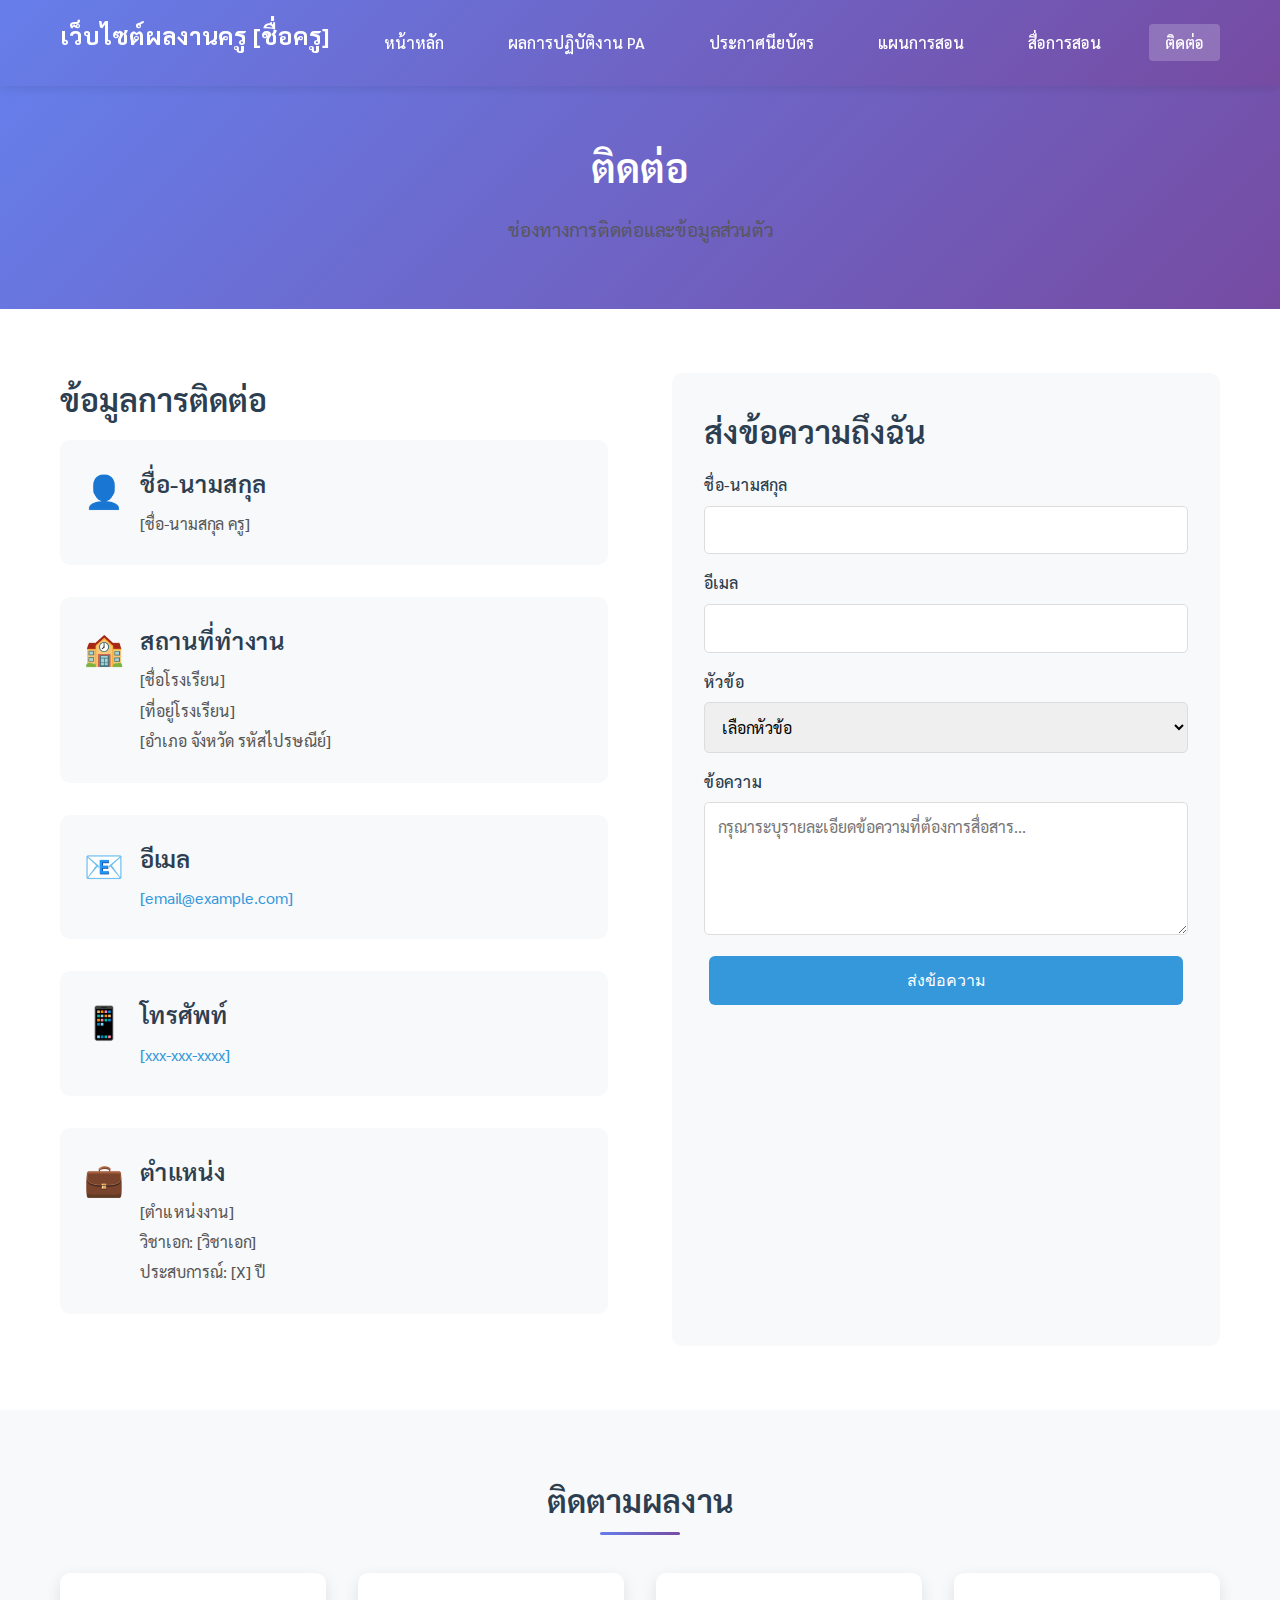
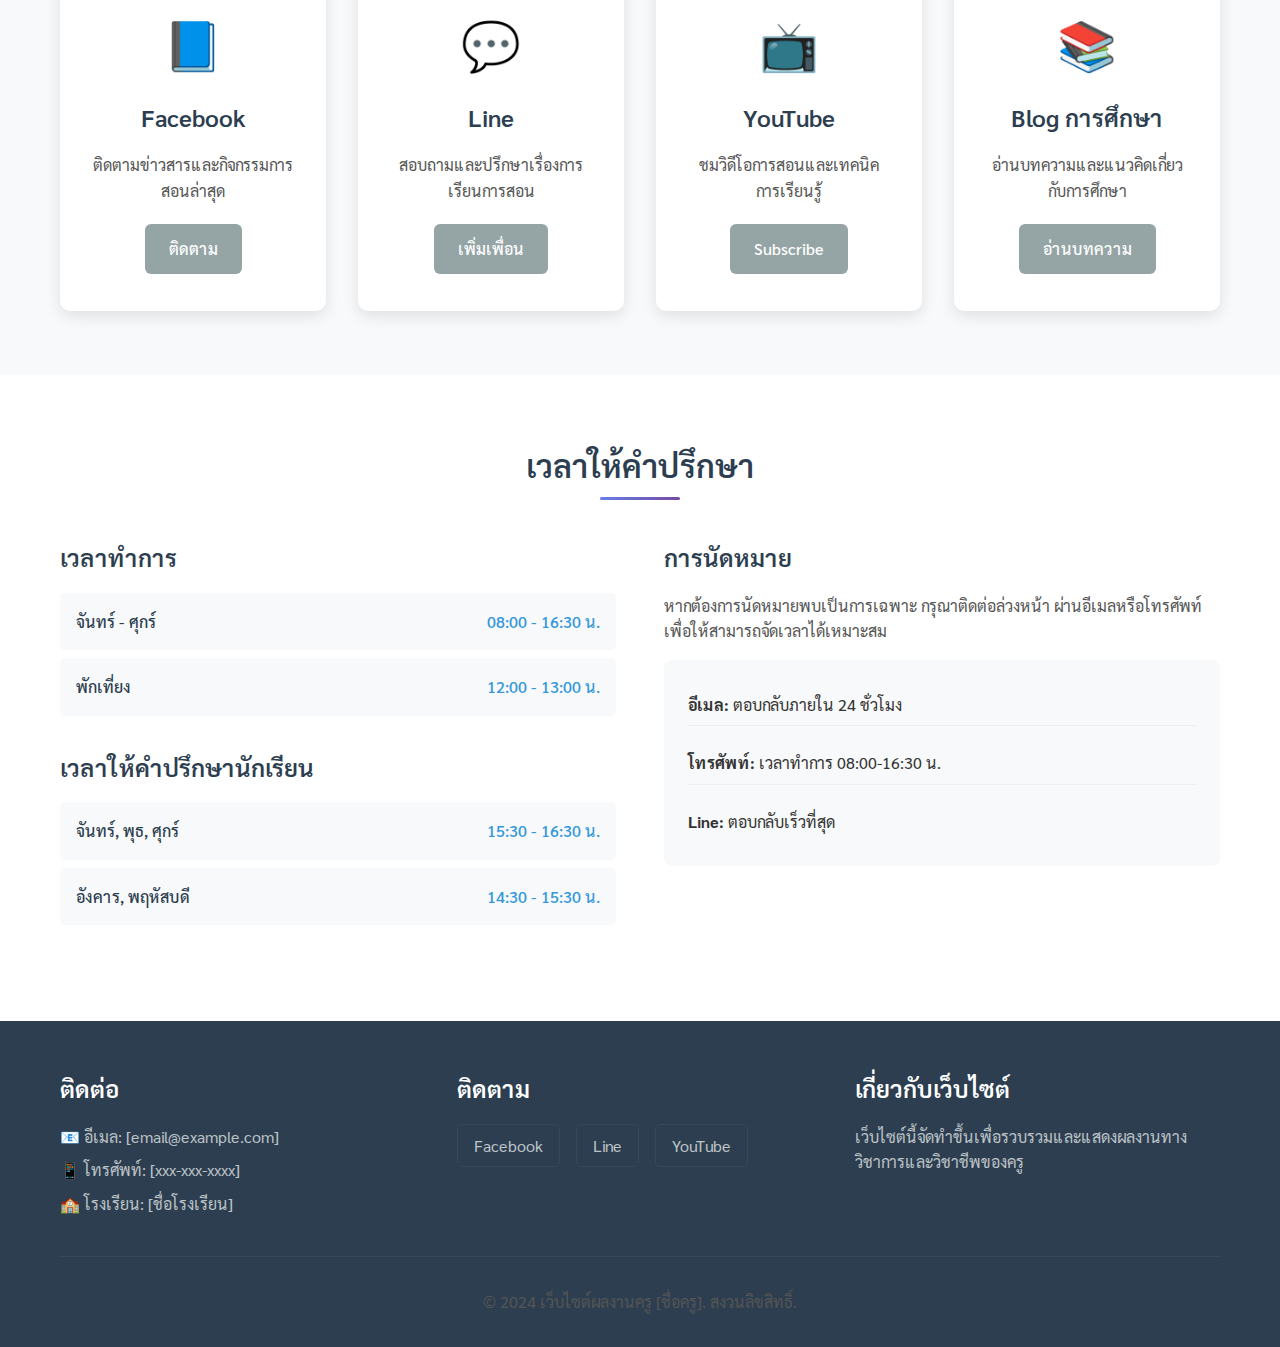
<file: contact.html>
<!DOCTYPE html>
<html lang="th">
<head>
    <meta charset="UTF-8">
    <meta name="viewport" content="width=device-width, initial-scale=1.0">
    <title>ติดต่อ - เว็บไซต์ผลงานครู [ชื่อครู]</title>
    <link rel="stylesheet" href="style.css">
    <link href="https://fonts.googleapis.com/css2?family=Sarabun:wght@300;400;500;600;700&display=swap" rel="stylesheet">
</head>
<body>
    <!-- Header Section -->
    <header class="header">
        <div class="container">
            <div class="header-content">
                <h1 class="site-title">เว็บไซต์ผลงานครู [ชื่อครู]</h1>
                <nav class="navigation">
                    <ul class="nav-menu">
                        <li><a href="index.html" class="nav-link">หน้าหลัก</a></li>
                        <li><a href="pa.html" class="nav-link">ผลการปฏิบัติงาน PA</a></li>
                        <li><a href="certificates.html" class="nav-link">ประกาศนียบัตร</a></li>
                        <li><a href="lesson_plans.html" class="nav-link">แผนการสอน</a></li>
                        <li><a href="teaching_materials.html" class="nav-link">สื่อการสอน</a></li>
                        <li><a href="contact.html" class="nav-link active">ติดต่อ</a></li>
                    </ul>
                    <div class="hamburger">
                        <span></span>
                        <span></span>
                        <span></span>
                    </div>
                </nav>
            </div>
        </div>
    </header>

    <!-- Page Header -->
    <section class="page-header">
        <div class="container">
            <h1 class="page-title">ติดต่อ</h1>
            <p class="page-subtitle">ช่องทางการติดต่อและข้อมูลส่วนตัว</p>
        </div>
    </section>

    <!-- Contact Information -->
    <section class="contact-info">
        <div class="container">
            <div class="contact-content">
                <div class="contact-details">
                    <h2>ข้อมูลการติดต่อ</h2>
                    <div class="contact-item">
                        <div class="contact-icon">👤</div>
                        <div class="contact-text">
                            <h3>ชื่อ-นามสกุล</h3>
                            <p>[ชื่อ-นามสกุล ครู]</p>
                        </div>
                    </div>
                    
                    <div class="contact-item">
                        <div class="contact-icon">🏫</div>
                        <div class="contact-text">
                            <h3>สถานที่ทำงาน</h3>
                            <p>[ชื่อโรงเรียน]</p>
                            <p>[ที่อยู่โรงเรียน]</p>
                            <p>[อำเภอ จังหวัด รหัสไปรษณีย์]</p>
                        </div>
                    </div>
                    
                    <div class="contact-item">
                        <div class="contact-icon">📧</div>
                        <div class="contact-text">
                            <h3>อีเมล</h3>
                            <p><a href="mailto:[email@example.com]">[email@example.com]</a></p>
                        </div>
                    </div>
                    
                    <div class="contact-item">
                        <div class="contact-icon">📱</div>
                        <div class="contact-text">
                            <h3>โทรศัพท์</h3>
                            <p><a href="tel:[xxx-xxx-xxxx]">[xxx-xxx-xxxx]</a></p>
                        </div>
                    </div>
                    
                    <div class="contact-item">
                        <div class="contact-icon">💼</div>
                        <div class="contact-text">
                            <h3>ตำแหน่ง</h3>
                            <p>[ตำแหน่งงาน]</p>
                            <p>วิชาเอก: [วิชาเอก]</p>
                            <p>ประสบการณ์: [X] ปี</p>
                        </div>
                    </div>
                </div>
                
                <div class="contact-form">
                    <h2>ส่งข้อความถึงฉัน</h2>
                    <form class="message-form">
                        <div class="form-group">
                            <label for="name">ชื่อ-นามสกุล</label>
                            <input type="text" id="name" name="name" required>
                        </div>
                        
                        <div class="form-group">
                            <label for="email">อีเมล</label>
                            <input type="email" id="email" name="email" required>
                        </div>
                        
                        <div class="form-group">
                            <label for="subject">หัวข้อ</label>
                            <select id="subject" name="subject" required>
                                <option value="">เลือกหัวข้อ</option>
                                <option value="collaboration">ความร่วมมือทางวิชาการ</option>
                                <option value="materials">ขอสื่อการสอน</option>
                                <option value="consultation">ปรึกษาการสอน</option>
                                <option value="training">เชิญเป็นวิทยากร</option>
                                <option value="other">อื่นๆ</option>
                            </select>
                        </div>
                        
                        <div class="form-group">
                            <label for="message">ข้อความ</label>
                            <textarea id="message" name="message" rows="5" required placeholder="กรุณาระบุรายละเอียดข้อความที่ต้องการสื่อสาร..."></textarea>
                        </div>
                        
                        <button type="submit" class="btn btn-primary">ส่งข้อความ</button>
                    </form>
                </div>
            </div>
        </div>
    </section>

    <!-- Social Media and Links -->
    <section class="social-media">
        <div class="container">
            <h2 class="section-title">ติดตามผลงาน</h2>
            <div class="social-links-grid">
                <div class="social-card">
                    <div class="social-icon">📘</div>
                    <h3>Facebook</h3>
                    <p>ติดตามข่าวสารและกิจกรรมการสอนล่าสุด</p>
                    <a href="#" class="btn btn-secondary">ติดตาม</a>
                </div>
                
                <div class="social-card">
                    <div class="social-icon">💬</div>
                    <h3>Line</h3>
                    <p>สอบถามและปรึกษาเรื่องการเรียนการสอน</p>
                    <a href="#" class="btn btn-secondary">เพิ่มเพื่อน</a>
                </div>
                
                <div class="social-card">
                    <div class="social-icon">📺</div>
                    <h3>YouTube</h3>
                    <p>ชมวิดีโอการสอนและเทคนิคการเรียนรู้</p>
                    <a href="#" class="btn btn-secondary">Subscribe</a>
                </div>
                
                <div class="social-card">
                    <div class="social-icon">📚</div>
                    <h3>Blog การศึกษา</h3>
                    <p>อ่านบทความและแนวคิดเกี่ยวกับการศึกษา</p>
                    <a href="#" class="btn btn-secondary">อ่านบทความ</a>
                </div>
            </div>
        </div>
    </section>

    <!-- Office Hours -->
    <section class="office-hours">
        <div class="container">
            <h2 class="section-title">เวลาให้คำปรึกษา</h2>
            <div class="hours-content">
                <div class="hours-info">
                    <h3>เวลาทำการ</h3>
                    <div class="schedule">
                        <div class="schedule-item">
                            <span class="day">จันทร์ - ศุกร์</span>
                            <span class="time">08:00 - 16:30 น.</span>
                        </div>
                        <div class="schedule-item">
                            <span class="day">พักเที่ยง</span>
                            <span class="time">12:00 - 13:00 น.</span>
                        </div>
                    </div>
                    
                    <h3>เวลาให้คำปรึกษานักเรียน</h3>
                    <div class="schedule">
                        <div class="schedule-item">
                            <span class="day">จันทร์, พุธ, ศุกร์</span>
                            <span class="time">15:30 - 16:30 น.</span>
                        </div>
                        <div class="schedule-item">
                            <span class="day">อังคาร, พฤหัสบดี</span>
                            <span class="time">14:30 - 15:30 น.</span>
                        </div>
                    </div>
                </div>
                
                <div class="appointment-info">
                    <h3>การนัดหมาย</h3>
                    <p>
                        หากต้องการนัดหมายพบเป็นการเฉพาะ กรุณาติดต่อล่วงหน้า 
                        ผ่านอีเมลหรือโทรศัพท์ เพื่อให้สามารถจัดเวลาได้เหมาะสม
                    </p>
                    
                    <div class="contact-methods">
                        <div class="method">
                            <strong>อีเมล:</strong> ตอบกลับภายใน 24 ชั่วโมง
                        </div>
                        <div class="method">
                            <strong>โทรศัพท์:</strong> เวลาทำการ 08:00-16:30 น.
                        </div>
                        <div class="method">
                            <strong>Line:</strong> ตอบกลับเร็วที่สุด
                        </div>
                    </div>
                </div>
            </div>
        </div>
    </section>

    <!-- Footer Section -->
    <footer class="footer">
        <div class="container">
            <div class="footer-content">
                <div class="footer-section">
                    <h3>ติดต่อ</h3>
                    <p>📧 อีเมล: [email@example.com]</p>
                    <p>📱 โทรศัพท์: [xxx-xxx-xxxx]</p>
                    <p>🏫 โรงเรียน: [ชื่อโรงเรียน]</p>
                </div>
                <div class="footer-section">
                    <h3>ติดตาม</h3>
                    <div class="social-links">
                        <a href="#" class="social-link">Facebook</a>
                        <a href="#" class="social-link">Line</a>
                        <a href="#" class="social-link">YouTube</a>
                    </div>
                </div>
                <div class="footer-section">
                    <h3>เกี่ยวกับเว็บไซต์</h3>
                    <p>เว็บไซต์นี้จัดทำขึ้นเพื่อรวบรวมและแสดงผลงานทางวิชาการและวิชาชีพของครู</p>
                </div>
            </div>
            <div class="footer-bottom">
                <p>&copy; 2024 เว็บไซต์ผลงานครู [ชื่อครู]. สงวนลิขสิทธิ์.</p>
            </div>
        </div>
    </footer>

    <script>
        // Mobile menu toggle
        const hamburger = document.querySelector('.hamburger');
        const navMenu = document.querySelector('.nav-menu');

        hamburger.addEventListener('click', () => {
            hamburger.classList.toggle('active');
            navMenu.classList.toggle('active');
        });

        // Close mobile menu when clicking on a link
        document.querySelectorAll('.nav-link').forEach(n => n.addEventListener('click', () => {
            hamburger.classList.remove('active');
            navMenu.classList.remove('active');
        }));

        // Contact form submission
        document.querySelector('.message-form').addEventListener('submit', function(e) {
            e.preventDefault();
            alert('ขอบคุณสำหรับข้อความ! ฉันจะติดต่อกลับโดยเร็วที่สุด');
            this.reset();
        });
    </script>
</body>
</html>
</file>
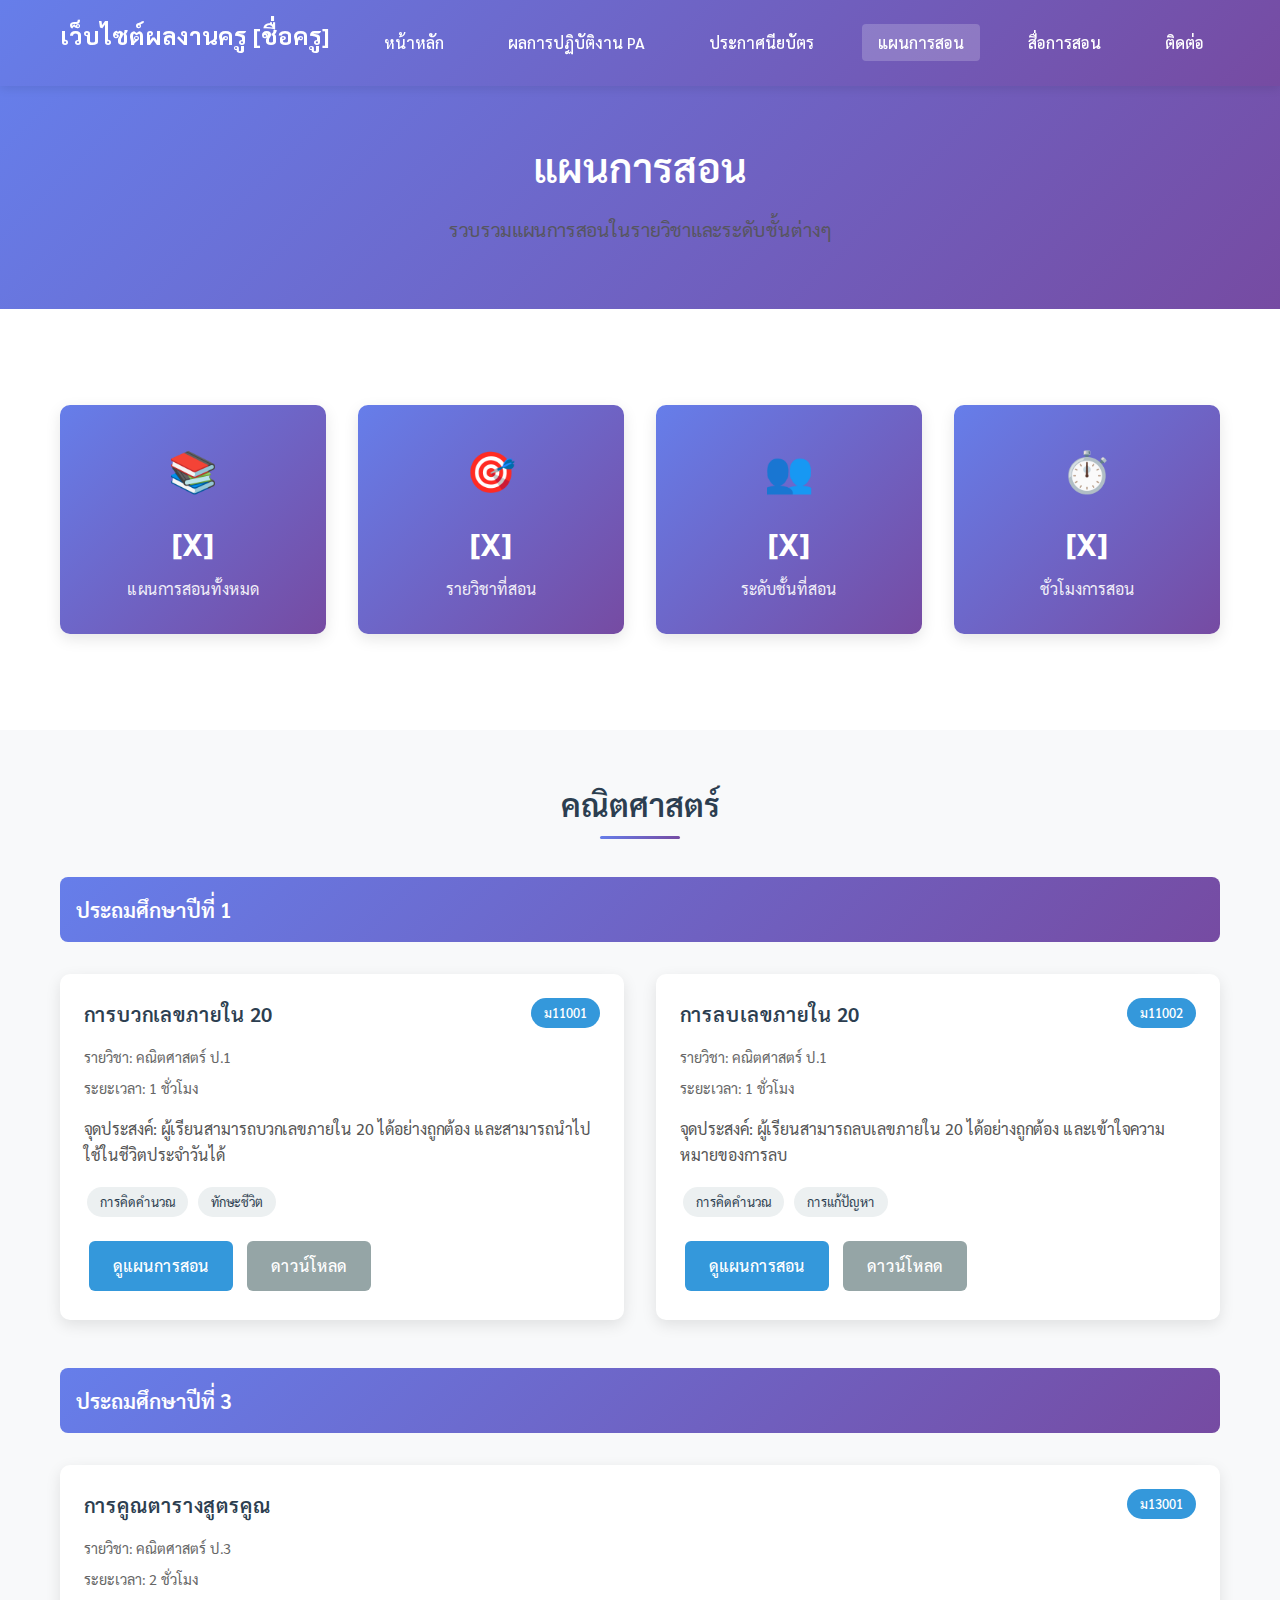
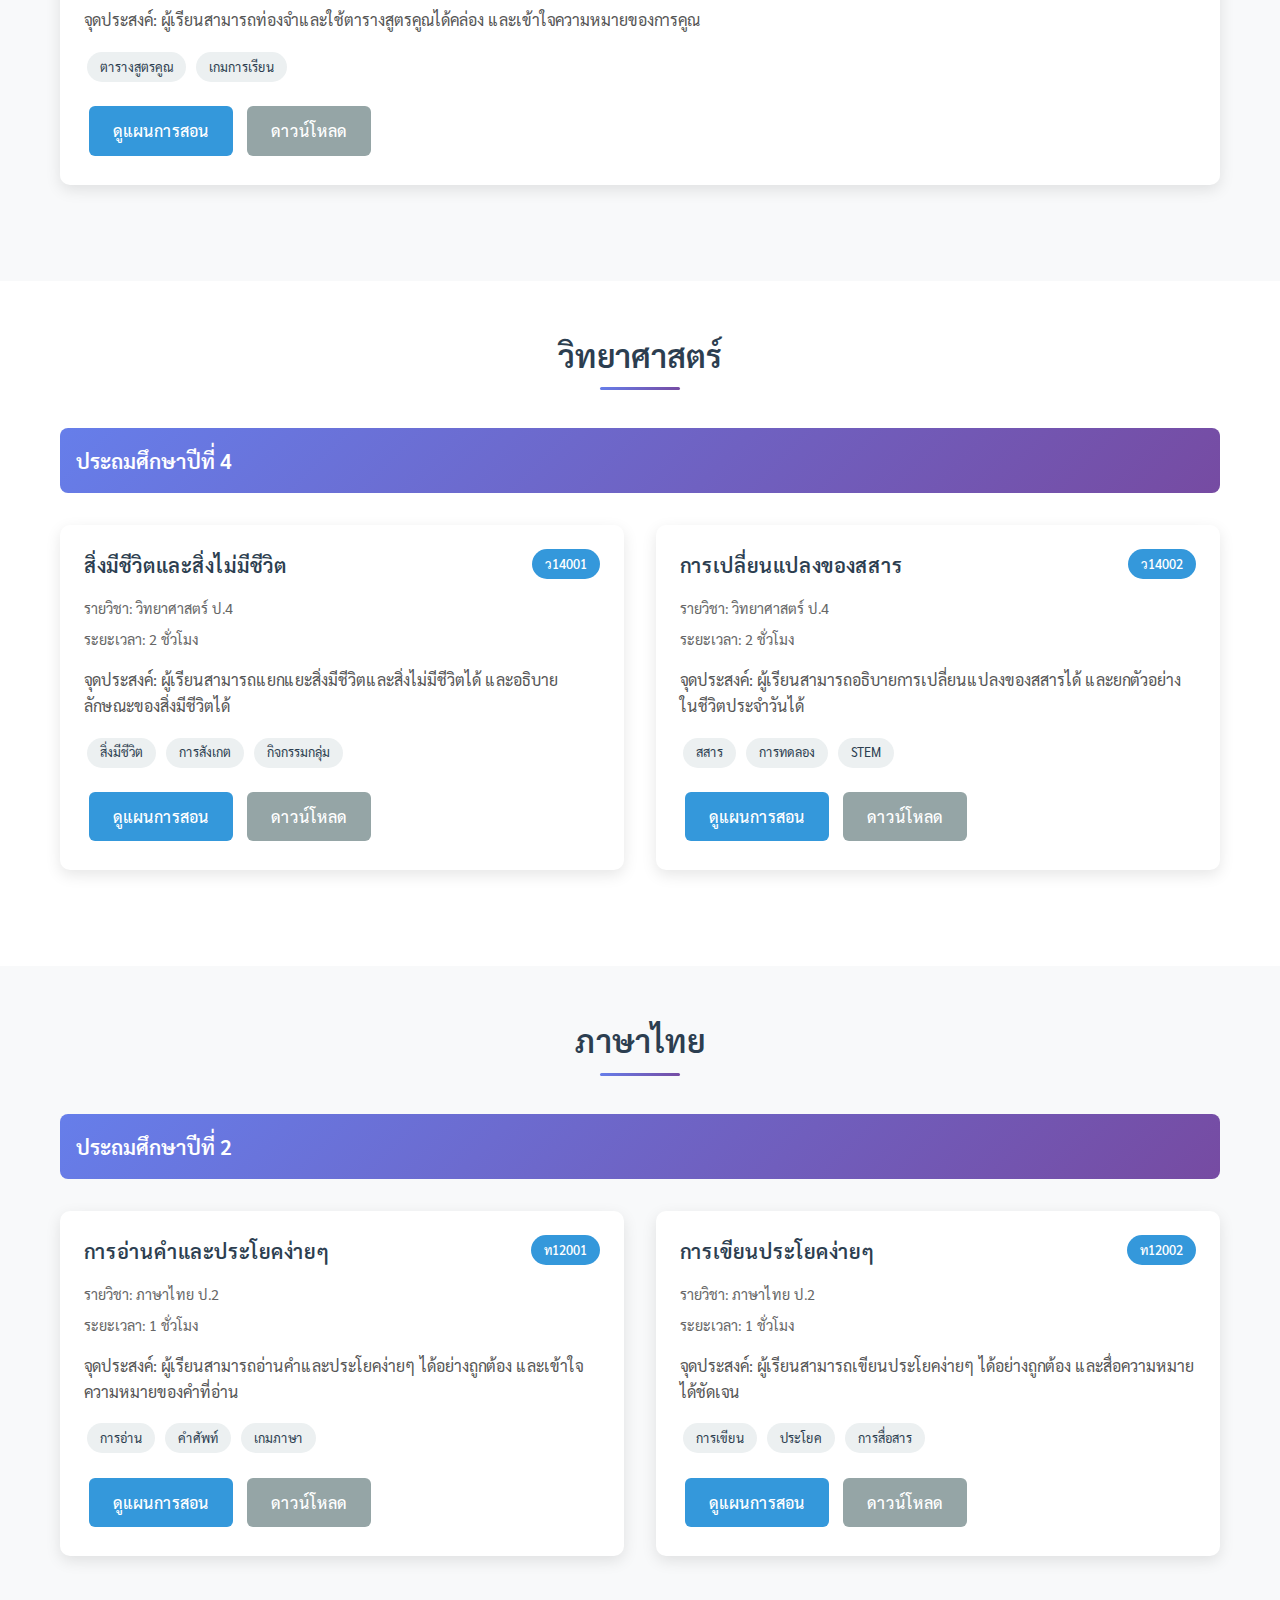
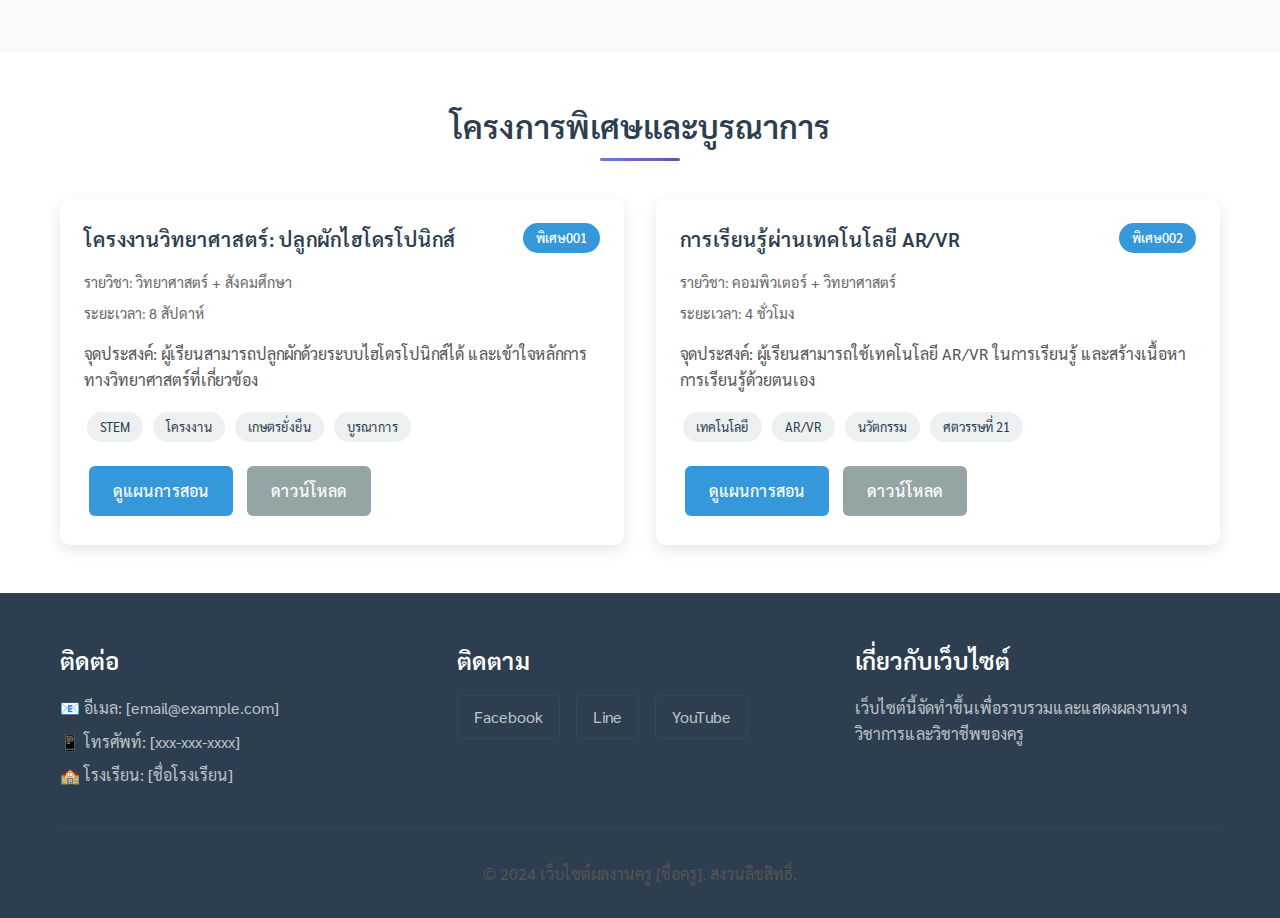
<file: lesson_plans.html>
<!DOCTYPE html>
<html lang="th">
<head>
    <meta charset="UTF-8">
    <meta name="viewport" content="width=device-width, initial-scale=1.0">
    <title>แผนการสอน - เว็บไซต์ผลงานครู [ชื่อครู]</title>
    <link rel="stylesheet" href="style.css">
    <link href="https://fonts.googleapis.com/css2?family=Sarabun:wght@300;400;500;600;700&display=swap" rel="stylesheet">
</head>
<body>
    <!-- Header Section -->
    <header class="header">
        <div class="container">
            <div class="header-content">
                <h1 class="site-title">เว็บไซต์ผลงานครู [ชื่อครู]</h1>
                <nav class="navigation">
                    <ul class="nav-menu">
                        <li><a href="index.html" class="nav-link">หน้าหลัก</a></li>
                        <li><a href="pa.html" class="nav-link">ผลการปฏิบัติงาน PA</a></li>
                        <li><a href="certificates.html" class="nav-link">ประกาศนียบัตร</a></li>
                        <li><a href="lesson_plans.html" class="nav-link active">แผนการสอน</a></li>
                        <li><a href="teaching_materials.html" class="nav-link">สื่อการสอน</a></li>
                        <li><a href="contact.html" class="nav-link">ติดต่อ</a></li>
                    </ul>
                    <div class="hamburger">
                        <span></span>
                        <span></span>
                        <span></span>
                    </div>
                </nav>
            </div>
        </div>
    </header>

    <!-- Page Header -->
    <section class="page-header">
        <div class="container">
            <h1 class="page-title">แผนการสอน</h1>
            <p class="page-subtitle">รวบรวมแผนการสอนในรายวิชาและระดับชั้นต่างๆ</p>
        </div>
    </section>

    <!-- Lesson Plans Summary -->
    <section class="lesson-plans-summary">
        <div class="container">
            <div class="summary-stats">
                <div class="stat-card">
                    <div class="stat-icon">📚</div>
                    <div class="stat-info">
                        <span class="stat-number">[X]</span>
                        <span class="stat-label">แผนการสอนทั้งหมด</span>
                    </div>
                </div>
                <div class="stat-card">
                    <div class="stat-icon">🎯</div>
                    <div class="stat-info">
                        <span class="stat-number">[X]</span>
                        <span class="stat-label">รายวิชาที่สอน</span>
                    </div>
                </div>
                <div class="stat-card">
                    <div class="stat-icon">👥</div>
                    <div class="stat-info">
                        <span class="stat-number">[X]</span>
                        <span class="stat-label">ระดับชั้นที่สอน</span>
                    </div>
                </div>
                <div class="stat-card">
                    <div class="stat-icon">⏱️</div>
                    <div class="stat-info">
                        <span class="stat-number">[X]</span>
                        <span class="stat-label">ชั่วโมงการสอน</span>
                    </div>
                </div>
            </div>
        </div>
    </section>

    <!-- Mathematics Lesson Plans -->
    <section class="lesson-plans-category">
        <div class="container">
            <h2 class="section-title">คณิตศาสตร์</h2>
            
            <!-- Grade 1 -->
            <div class="grade-section">
                <h3 class="grade-title">ประถมศึกษาปีที่ 1</h3>
                <div class="lesson-plans-grid">
                    <div class="lesson-plan-card">
                        <div class="lesson-plan-header">
                            <h4>การบวกเลขภายใน 20</h4>
                            <span class="lesson-plan-code">ม11001</span>
                        </div>
                        <div class="lesson-plan-info">
                            <p class="lesson-plan-subject">รายวิชา: คณิตศาสตร์ ป.1</p>
                            <p class="lesson-plan-duration">ระยะเวลา: 1 ชั่วโมง</p>
                            <p class="lesson-plan-objective">
                                จุดประสงค์: ผู้เรียนสามารถบวกเลขภายใน 20 ได้อย่างถูกต้อง 
                                และสามารถนำไปใช้ในชีวิตประจำวันได้
                            </p>
                            <div class="lesson-plan-tags">
                                <span class="tag">การคิดคำนวณ</span>
                                <span class="tag">ทักษะชีวิต</span>
                            </div>
                        </div>
                        <div class="lesson-plan-actions">
                            <a href="#" class="btn btn-primary">ดูแผนการสอน</a>
                            <a href="#" class="btn btn-secondary">ดาวน์โหลด</a>
                        </div>
                    </div>

                    <div class="lesson-plan-card">
                        <div class="lesson-plan-header">
                            <h4>การลบเลขภายใน 20</h4>
                            <span class="lesson-plan-code">ม11002</span>
                        </div>
                        <div class="lesson-plan-info">
                            <p class="lesson-plan-subject">รายวิชา: คณิตศาสตร์ ป.1</p>
                            <p class="lesson-plan-duration">ระยะเวลา: 1 ชั่วโมง</p>
                            <p class="lesson-plan-objective">
                                จุดประสงค์: ผู้เรียนสามารถลบเลขภายใน 20 ได้อย่างถูกต้อง 
                                และเข้าใจความหมายของการลบ
                            </p>
                            <div class="lesson-plan-tags">
                                <span class="tag">การคิดคำนวณ</span>
                                <span class="tag">การแก้ปัญหา</span>
                            </div>
                        </div>
                        <div class="lesson-plan-actions">
                            <a href="#" class="btn btn-primary">ดูแผนการสอน</a>
                            <a href="#" class="btn btn-secondary">ดาวน์โหลด</a>
                        </div>
                    </div>
                </div>
            </div>

            <!-- Grade 3 -->
            <div class="grade-section">
                <h3 class="grade-title">ประถมศึกษาปีที่ 3</h3>
                <div class="lesson-plans-grid">
                    <div class="lesson-plan-card">
                        <div class="lesson-plan-header">
                            <h4>การคูณตารางสูตรคูณ</h4>
                            <span class="lesson-plan-code">ม13001</span>
                        </div>
                        <div class="lesson-plan-info">
                            <p class="lesson-plan-subject">รายวิชา: คณิตศาสตร์ ป.3</p>
                            <p class="lesson-plan-duration">ระยะเวลา: 2 ชั่วโมง</p>
                            <p class="lesson-plan-objective">
                                จุดประสงค์: ผู้เรียนสามารถท่องจำและใช้ตารางสูตรคูณได้คล่อง 
                                และเข้าใจความหมายของการคูณ
                            </p>
                            <div class="lesson-plan-tags">
                                <span class="tag">ตารางสูตรคูณ</span>
                                <span class="tag">เกมการเรียน</span>
                            </div>
                        </div>
                        <div class="lesson-plan-actions">
                            <a href="#" class="btn btn-primary">ดูแผนการสอน</a>
                            <a href="#" class="btn btn-secondary">ดาวน์โหลด</a>
                        </div>
                    </div>
                </div>
            </div>
        </div>
    </section>

    <!-- Science Lesson Plans -->
    <section class="lesson-plans-category">
        <div class="container">
            <h2 class="section-title">วิทยาศาสตร์</h2>
            
            <!-- Grade 4 -->
            <div class="grade-section">
                <h3 class="grade-title">ประถมศึกษาปีที่ 4</h3>
                <div class="lesson-plans-grid">
                    <div class="lesson-plan-card">
                        <div class="lesson-plan-header">
                            <h4>สิ่งมีชีวิตและสิ่งไม่มีชีวิต</h4>
                            <span class="lesson-plan-code">ว14001</span>
                        </div>
                        <div class="lesson-plan-info">
                            <p class="lesson-plan-subject">รายวิชา: วิทยาศาสตร์ ป.4</p>
                            <p class="lesson-plan-duration">ระยะเวลา: 2 ชั่วโมง</p>
                            <p class="lesson-plan-objective">
                                จุดประสงค์: ผู้เรียนสามารถแยกแยะสิ่งมีชีวิตและสิ่งไม่มีชีวิตได้ 
                                และอธิบายลักษณะของสิ่งมีชีวิตได้
                            </p>
                            <div class="lesson-plan-tags">
                                <span class="tag">สิ่งมีชีวิต</span>
                                <span class="tag">การสังเกต</span>
                                <span class="tag">กิจกรรมกลุ่ม</span>
                            </div>
                        </div>
                        <div class="lesson-plan-actions">
                            <a href="#" class="btn btn-primary">ดูแผนการสอน</a>
                            <a href="#" class="btn btn-secondary">ดาวน์โหลด</a>
                        </div>
                    </div>

                    <div class="lesson-plan-card">
                        <div class="lesson-plan-header">
                            <h4>การเปลี่ยนแปลงของสสาร</h4>
                            <span class="lesson-plan-code">ว14002</span>
                        </div>
                        <div class="lesson-plan-info">
                            <p class="lesson-plan-subject">รายวิชา: วิทยาศาสตร์ ป.4</p>
                            <p class="lesson-plan-duration">ระยะเวลา: 2 ชั่วโมง</p>
                            <p class="lesson-plan-objective">
                                จุดประสงค์: ผู้เรียนสามารถอธิบายการเปลี่ยนแปลงของสสารได้ 
                                และยกตัวอย่างในชีวิตประจำวันได้
                            </p>
                            <div class="lesson-plan-tags">
                                <span class="tag">สสาร</span>
                                <span class="tag">การทดลอง</span>
                                <span class="tag">STEM</span>
                            </div>
                        </div>
                        <div class="lesson-plan-actions">
                            <a href="#" class="btn btn-primary">ดูแผนการสอน</a>
                            <a href="#" class="btn btn-secondary">ดาวน์โหลด</a>
                        </div>
                    </div>
                </div>
            </div>
        </div>
    </section>

    <!-- Thai Language Lesson Plans -->
    <section class="lesson-plans-category">
        <div class="container">
            <h2 class="section-title">ภาษาไทย</h2>
            
            <!-- Grade 2 -->
            <div class="grade-section">
                <h3 class="grade-title">ประถมศึกษาปีที่ 2</h3>
                <div class="lesson-plans-grid">
                    <div class="lesson-plan-card">
                        <div class="lesson-plan-header">
                            <h4>การอ่านคำและประโยคง่ายๆ</h4>
                            <span class="lesson-plan-code">ท12001</span>
                        </div>
                        <div class="lesson-plan-info">
                            <p class="lesson-plan-subject">รายวิชา: ภาษาไทย ป.2</p>
                            <p class="lesson-plan-duration">ระยะเวลา: 1 ชั่วโมง</p>
                            <p class="lesson-plan-objective">
                                จุดประสงค์: ผู้เรียนสามารถอ่านคำและประโยคง่ายๆ ได้อย่างถูกต้อง 
                                และเข้าใจความหมายของคำที่อ่าน
                            </p>
                            <div class="lesson-plan-tags">
                                <span class="tag">การอ่าน</span>
                                <span class="tag">คำศัพท์</span>
                                <span class="tag">เกมภาษา</span>
                            </div>
                        </div>
                        <div class="lesson-plan-actions">
                            <a href="#" class="btn btn-primary">ดูแผนการสอน</a>
                            <a href="#" class="btn btn-secondary">ดาวน์โหลด</a>
                        </div>
                    </div>

                    <div class="lesson-plan-card">
                        <div class="lesson-plan-header">
                            <h4>การเขียนประโยคง่ายๆ</h4>
                            <span class="lesson-plan-code">ท12002</span>
                        </div>
                        <div class="lesson-plan-info">
                            <p class="lesson-plan-subject">รายวิชา: ภาษาไทย ป.2</p>
                            <p class="lesson-plan-duration">ระยะเวลา: 1 ชั่วโมง</p>
                            <p class="lesson-plan-objective">
                                จุดประสงค์: ผู้เรียนสามารถเขียนประโยคง่ายๆ ได้อย่างถูกต้อง 
                                และสื่อความหมายได้ชัดเจน
                            </p>
                            <div class="lesson-plan-tags">
                                <span class="tag">การเขียน</span>
                                <span class="tag">ประโยค</span>
                                <span class="tag">การสื่อสาร</span>
                            </div>
                        </div>
                        <div class="lesson-plan-actions">
                            <a href="#" class="btn btn-primary">ดูแผนการสอน</a>
                            <a href="#" class="btn btn-secondary">ดาวน์โหลด</a>
                        </div>
                    </div>
                </div>
            </div>
        </div>
    </section>

    <!-- Special Projects and Integrated Lessons -->
    <section class="lesson-plans-category">
        <div class="container">
            <h2 class="section-title">โครงการพิเศษและบูรณาการ</h2>
            <div class="lesson-plans-grid">
                <div class="lesson-plan-card">
                    <div class="lesson-plan-header">
                        <h4>โครงงานวิทยาศาสตร์: ปลูกผักไฮโดรโปนิกส์</h4>
                        <span class="lesson-plan-code">พิเศษ001</span>
                    </div>
                    <div class="lesson-plan-info">
                        <p class="lesson-plan-subject">รายวิชา: วิทยาศาสตร์ + สังคมศึกษา</p>
                        <p class="lesson-plan-duration">ระยะเวลา: 8 สัปดาห์</p>
                        <p class="lesson-plan-objective">
                            จุดประสงค์: ผู้เรียนสามารถปลูกผักด้วยระบบไฮโดรโปนิกส์ได้ 
                            และเข้าใจหลักการทางวิทยาศาสตร์ที่เกี่ยวข้อง
                        </p>
                        <div class="lesson-plan-tags">
                            <span class="tag">STEM</span>
                            <span class="tag">โครงงาน</span>
                            <span class="tag">เกษตรยั่งยืน</span>
                            <span class="tag">บูรณาการ</span>
                        </div>
                    </div>
                    <div class="lesson-plan-actions">
                        <a href="#" class="btn btn-primary">ดูแผนการสอน</a>
                        <a href="#" class="btn btn-secondary">ดาวน์โหลด</a>
                    </div>
                </div>

                <div class="lesson-plan-card">
                    <div class="lesson-plan-header">
                        <h4>การเรียนรู้ผ่านเทคโนโลยี AR/VR</h4>
                        <span class="lesson-plan-code">พิเศษ002</span>
                    </div>
                    <div class="lesson-plan-info">
                        <p class="lesson-plan-subject">รายวิชา: คอมพิวเตอร์ + วิทยาศาสตร์</p>
                        <p class="lesson-plan-duration">ระยะเวลา: 4 ชั่วโมง</p>
                        <p class="lesson-plan-objective">
                            จุดประสงค์: ผู้เรียนสามารถใช้เทคโนโลยี AR/VR ในการเรียนรู้ 
                            และสร้างเนื้อหาการเรียนรู้ด้วยตนเอง
                        </p>
                        <div class="lesson-plan-tags">
                            <span class="tag">เทคโนโลยี</span>
                            <span class="tag">AR/VR</span>
                            <span class="tag">นวัตกรรม</span>
                            <span class="tag">ศตวรรษที่ 21</span>
                        </div>
                    </div>
                    <div class="lesson-plan-actions">
                        <a href="#" class="btn btn-primary">ดูแผนการสอน</a>
                        <a href="#" class="btn btn-secondary">ดาวน์โหลด</a>
                    </div>
                </div>
            </div>
        </div>
    </section>

    <!-- Footer Section -->
    <footer class="footer">
        <div class="container">
            <div class="footer-content">
                <div class="footer-section">
                    <h3>ติดต่อ</h3>
                    <p>📧 อีเมล: [email@example.com]</p>
                    <p>📱 โทรศัพท์: [xxx-xxx-xxxx]</p>
                    <p>🏫 โรงเรียน: [ชื่อโรงเรียน]</p>
                </div>
                <div class="footer-section">
                    <h3>ติดตาม</h3>
                    <div class="social-links">
                        <a href="#" class="social-link">Facebook</a>
                        <a href="#" class="social-link">Line</a>
                        <a href="#" class="social-link">YouTube</a>
                    </div>
                </div>
                <div class="footer-section">
                    <h3>เกี่ยวกับเว็บไซต์</h3>
                    <p>เว็บไซต์นี้จัดทำขึ้นเพื่อรวบรวมและแสดงผลงานทางวิชาการและวิชาชีพของครู</p>
                </div>
            </div>
            <div class="footer-bottom">
                <p>&copy; 2024 เว็บไซต์ผลงานครู [ชื่อครู]. สงวนลิขสิทธิ์.</p>
            </div>
        </div>
    </footer>

    <script>
        // Mobile menu toggle
        const hamburger = document.querySelector('.hamburger');
        const navMenu = document.querySelector('.nav-menu');

        hamburger.addEventListener('click', () => {
            hamburger.classList.toggle('active');
            navMenu.classList.toggle('active');
        });

        // Close mobile menu when clicking on a link
        document.querySelectorAll('.nav-link').forEach(n => n.addEventListener('click', () => {
            hamburger.classList.remove('active');
            navMenu.classList.remove('active');
        }));
    </script>
</body>
</html>
</file>
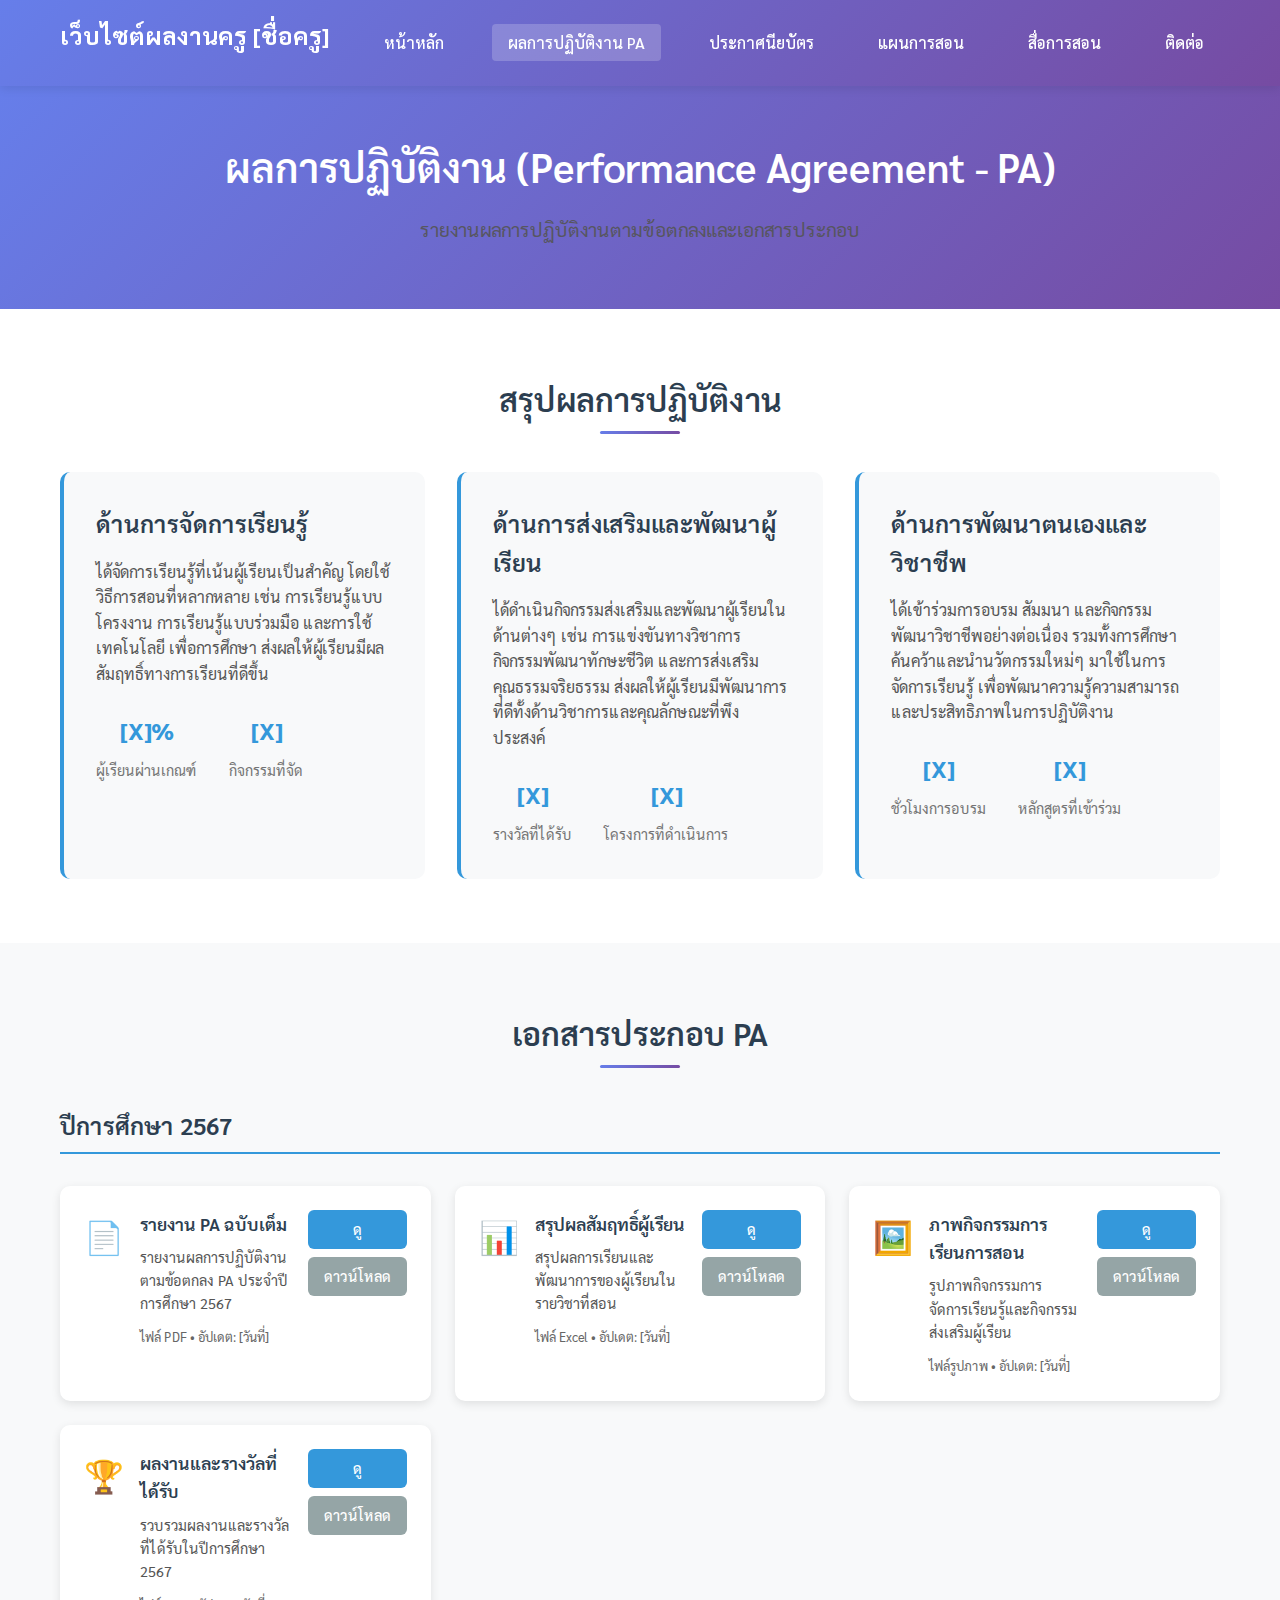
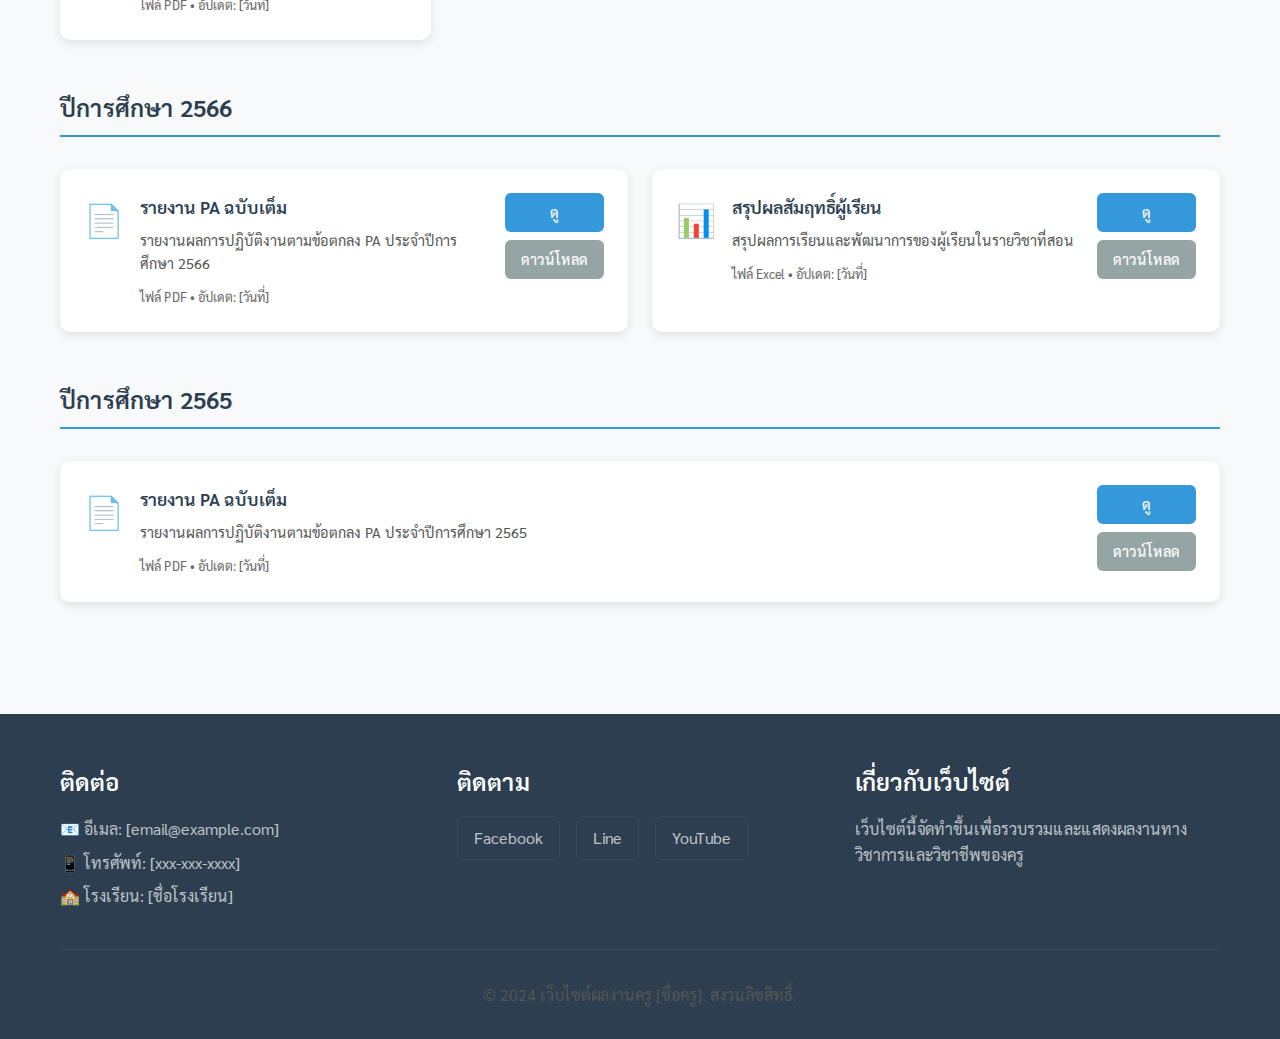
<file: pa.html>
<!DOCTYPE html>
<html lang="th">
<head>
    <meta charset="UTF-8">
    <meta name="viewport" content="width=device-width, initial-scale=1.0">
    <title>ผลการปฏิบัติงาน PA - เว็บไซต์ผลงานครู [ชื่อครู]</title>
    <link rel="stylesheet" href="style.css">
    <link href="https://fonts.googleapis.com/css2?family=Sarabun:wght@300;400;500;600;700&display=swap" rel="stylesheet">
</head>
<body>
    <!-- Header Section -->
    <header class="header">
        <div class="container">
            <div class="header-content">
                <h1 class="site-title">เว็บไซต์ผลงานครู [ชื่อครู]</h1>
                <nav class="navigation">
                    <ul class="nav-menu">
                        <li><a href="index.html" class="nav-link">หน้าหลัก</a></li>
                        <li><a href="pa.html" class="nav-link active">ผลการปฏิบัติงาน PA</a></li>
                        <li><a href="certificates.html" class="nav-link">ประกาศนียบัตร</a></li>
                        <li><a href="lesson_plans.html" class="nav-link">แผนการสอน</a></li>
                        <li><a href="teaching_materials.html" class="nav-link">สื่อการสอน</a></li>
                        <li><a href="contact.html" class="nav-link">ติดต่อ</a></li>
                    </ul>
                    <div class="hamburger">
                        <span></span>
                        <span></span>
                        <span></span>
                    </div>
                </nav>
            </div>
        </div>
    </header>

    <!-- Page Header -->
    <section class="page-header">
        <div class="container">
            <h1 class="page-title">ผลการปฏิบัติงาน (Performance Agreement - PA)</h1>
            <p class="page-subtitle">รายงานผลการปฏิบัติงานตามข้อตกลงและเอกสารประกอบ</p>
        </div>
    </section>

    <!-- Summary Section -->
    <section class="pa-summary">
        <div class="container">
            <h2 class="section-title">สรุปผลการปฏิบัติงาน</h2>
            <div class="summary-content">
                <div class="summary-card">
                    <h3>ด้านการจัดการเรียนรู้</h3>
                    <p>
                        ได้จัดการเรียนรู้ที่เน้นผู้เรียนเป็นสำคัญ โดยใช้วิธีการสอนที่หลากหลาย 
                        เช่น การเรียนรู้แบบโครงงาน การเรียนรู้แบบร่วมมือ และการใช้เทคโนโลยี
                        เพื่อการศึกษา ส่งผลให้ผู้เรียนมีผลสัมฤทธิ์ทางการเรียนที่ดีขึ้น
                    </p>
                    <div class="achievement-stats">
                        <div class="stat">
                            <span class="stat-number">[X]%</span>
                            <span class="stat-label">ผู้เรียนผ่านเกณฑ์</span>
                        </div>
                        <div class="stat">
                            <span class="stat-number">[X]</span>
                            <span class="stat-label">กิจกรรมที่จัด</span>
                        </div>
                    </div>
                </div>
                
                <div class="summary-card">
                    <h3>ด้านการส่งเสริมและพัฒนาผู้เรียน</h3>
                    <p>
                        ได้ดำเนินกิจกรรมส่งเสริมและพัฒนาผู้เรียนในด้านต่างๆ เช่น การแข่งขันทางวิชาการ 
                        กิจกรรมพัฒนาทักษะชีวิต และการส่งเสริมคุณธรรมจริยธรรม 
                        ส่งผลให้ผู้เรียนมีพัฒนาการที่ดีทั้งด้านวิชาการและคุณลักษณะที่พึงประสงค์
                    </p>
                    <div class="achievement-stats">
                        <div class="stat">
                            <span class="stat-number">[X]</span>
                            <span class="stat-label">รางวัลที่ได้รับ</span>
                        </div>
                        <div class="stat">
                            <span class="stat-number">[X]</span>
                            <span class="stat-label">โครงการที่ดำเนินการ</span>
                        </div>
                    </div>
                </div>
                
                <div class="summary-card">
                    <h3>ด้านการพัฒนาตนเองและวิชาชีพ</h3>
                    <p>
                        ได้เข้าร่วมการอบรม สัมมนา และกิจกรรมพัฒนาวิชาชีพอย่างต่อเนื่อง 
                        รวมทั้งการศึกษาค้นคว้าและนำนวัตกรรมใหม่ๆ มาใช้ในการจัดการเรียนรู้ 
                        เพื่อพัฒนาความรู้ความสามารถและประสิทธิภาพในการปฏิบัติงาน
                    </p>
                    <div class="achievement-stats">
                        <div class="stat">
                            <span class="stat-number">[X]</span>
                            <span class="stat-label">ชั่วโมงการอบรม</span>
                        </div>
                        <div class="stat">
                            <span class="stat-number">[X]</span>
                            <span class="stat-label">หลักสูตรที่เข้าร่วม</span>
                        </div>
                    </div>
                </div>
            </div>
        </div>
    </section>

    <!-- PA Documents Section -->
    <section class="pa-documents">
        <div class="container">
            <h2 class="section-title">เอกสารประกอบ PA</h2>
            
            <!-- Academic Year 2567 -->
            <div class="year-section">
                <h3 class="year-title">ปีการศึกษา 2567</h3>
                <div class="documents-grid">
                    <div class="document-card">
                        <div class="document-icon">📄</div>
                        <div class="document-info">
                            <h4>รายงาน PA ฉบับเต็ม</h4>
                            <p>รายงานผลการปฏิบัติงานตามข้อตกลง PA ประจำปีการศึกษา 2567</p>
                            <span class="document-meta">ไฟล์ PDF • อัปเดต: [วันที่]</span>
                        </div>
                        <div class="document-actions">
                            <a href="#" class="btn btn-primary">ดู</a>
                            <a href="#" class="btn btn-secondary">ดาวน์โหลด</a>
                        </div>
                    </div>
                    
                    <div class="document-card">
                        <div class="document-icon">📊</div>
                        <div class="document-info">
                            <h4>สรุปผลสัมฤทธิ์ผู้เรียน</h4>
                            <p>สรุปผลการเรียนและพัฒนาการของผู้เรียนในรายวิชาที่สอน</p>
                            <span class="document-meta">ไฟล์ Excel • อัปเดต: [วันที่]</span>
                        </div>
                        <div class="document-actions">
                            <a href="#" class="btn btn-primary">ดู</a>
                            <a href="#" class="btn btn-secondary">ดาวน์โหลด</a>
                        </div>
                    </div>
                    
                    <div class="document-card">
                        <div class="document-icon">🖼️</div>
                        <div class="document-info">
                            <h4>ภาพกิจกรรมการเรียนการสอน</h4>
                            <p>รูปภาพกิจกรรมการจัดการเรียนรู้และกิจกรรมส่งเสริมผู้เรียน</p>
                            <span class="document-meta">ไฟล์รูปภาพ • อัปเดต: [วันที่]</span>
                        </div>
                        <div class="document-actions">
                            <a href="#" class="btn btn-primary">ดู</a>
                            <a href="#" class="btn btn-secondary">ดาวน์โหลด</a>
                        </div>
                    </div>
                    
                    <div class="document-card">
                        <div class="document-icon">🏆</div>
                        <div class="document-info">
                            <h4>ผลงานและรางวัลที่ได้รับ</h4>
                            <p>รวบรวมผลงานและรางวัลที่ได้รับในปีการศึกษา 2567</p>
                            <span class="document-meta">ไฟล์ PDF • อัปเดต: [วันที่]</span>
                        </div>
                        <div class="document-actions">
                            <a href="#" class="btn btn-primary">ดู</a>
                            <a href="#" class="btn btn-secondary">ดาวน์โหลด</a>
                        </div>
                    </div>
                </div>
            </div>
            
            <!-- Academic Year 2566 -->
            <div class="year-section">
                <h3 class="year-title">ปีการศึกษา 2566</h3>
                <div class="documents-grid">
                    <div class="document-card">
                        <div class="document-icon">📄</div>
                        <div class="document-info">
                            <h4>รายงาน PA ฉบับเต็ม</h4>
                            <p>รายงานผลการปฏิบัติงานตามข้อตกลง PA ประจำปีการศึกษา 2566</p>
                            <span class="document-meta">ไฟล์ PDF • อัปเดต: [วันที่]</span>
                        </div>
                        <div class="document-actions">
                            <a href="#" class="btn btn-primary">ดู</a>
                            <a href="#" class="btn btn-secondary">ดาวน์โหลด</a>
                        </div>
                    </div>
                    
                    <div class="document-card">
                        <div class="document-icon">📊</div>
                        <div class="document-info">
                            <h4>สรุปผลสัมฤทธิ์ผู้เรียน</h4>
                            <p>สรุปผลการเรียนและพัฒนาการของผู้เรียนในรายวิชาที่สอน</p>
                            <span class="document-meta">ไฟล์ Excel • อัปเดต: [วันที่]</span>
                        </div>
                        <div class="document-actions">
                            <a href="#" class="btn btn-primary">ดู</a>
                            <a href="#" class="btn btn-secondary">ดาวน์โหลด</a>
                        </div>
                    </div>
                </div>
            </div>
            
            <!-- Academic Year 2565 -->
            <div class="year-section">
                <h3 class="year-title">ปีการศึกษา 2565</h3>
                <div class="documents-grid">
                    <div class="document-card">
                        <div class="document-icon">📄</div>
                        <div class="document-info">
                            <h4>รายงาน PA ฉบับเต็ม</h4>
                            <p>รายงานผลการปฏิบัติงานตามข้อตกลง PA ประจำปีการศึกษา 2565</p>
                            <span class="document-meta">ไฟล์ PDF • อัปเดต: [วันที่]</span>
                        </div>
                        <div class="document-actions">
                            <a href="#" class="btn btn-primary">ดู</a>
                            <a href="#" class="btn btn-secondary">ดาวน์โหลด</a>
                        </div>
                    </div>
                </div>
            </div>
        </div>
    </section>

    <!-- Footer Section -->
    <footer class="footer">
        <div class="container">
            <div class="footer-content">
                <div class="footer-section">
                    <h3>ติดต่อ</h3>
                    <p>📧 อีเมล: [email@example.com]</p>
                    <p>📱 โทรศัพท์: [xxx-xxx-xxxx]</p>
                    <p>🏫 โรงเรียน: [ชื่อโรงเรียน]</p>
                </div>
                <div class="footer-section">
                    <h3>ติดตาม</h3>
                    <div class="social-links">
                        <a href="#" class="social-link">Facebook</a>
                        <a href="#" class="social-link">Line</a>
                        <a href="#" class="social-link">YouTube</a>
                    </div>
                </div>
                <div class="footer-section">
                    <h3>เกี่ยวกับเว็บไซต์</h3>
                    <p>เว็บไซต์นี้จัดทำขึ้นเพื่อรวบรวมและแสดงผลงานทางวิชาการและวิชาชีพของครู</p>
                </div>
            </div>
            <div class="footer-bottom">
                <p>&copy; 2024 เว็บไซต์ผลงานครู [ชื่อครู]. สงวนลิขสิทธิ์.</p>
            </div>
        </div>
    </footer>

    <script>
        // Mobile menu toggle
        const hamburger = document.querySelector('.hamburger');
        const navMenu = document.querySelector('.nav-menu');

        hamburger.addEventListener('click', () => {
            hamburger.classList.toggle('active');
            navMenu.classList.toggle('active');
        });

        // Close mobile menu when clicking on a link
        document.querySelectorAll('.nav-link').forEach(n => n.addEventListener('click', () => {
            hamburger.classList.remove('active');
            navMenu.classList.remove('active');
        }));
    </script>
</body>
</html>
</file>
<file: style.css>
/* ===== CSS Reset และ Base Styles ===== */
* {
    margin: 0;
    padding: 0;
    box-sizing: border-box;
}

html {
    scroll-behavior: smooth;
}

body {
    font-family: 'Sarabun', sans-serif;
    line-height: 1.6;
    color: #333;
    background-color: #f8f9fa;
}

.container {
    max-width: 1200px;
    margin: 0 auto;
    padding: 0 20px;
}

/* ===== Typography ===== */
h1, h2, h3, h4, h5, h6 {
    font-weight: 600;
    margin-bottom: 1rem;
    color: #2c3e50;
}

h1 {
    font-size: 2.5rem;
}

h2 {
    font-size: 2rem;
}

h3 {
    font-size: 1.5rem;
}

h4 {
    font-size: 1.25rem;
}

p {
    margin-bottom: 1rem;
    color: #555;
}

a {
    color: #3498db;
    text-decoration: none;
    transition: color 0.3s ease;
}

a:hover {
    color: #2980b9;
}

/* ===== Buttons ===== */
.btn {
    display: inline-block;
    padding: 12px 24px;
    border: none;
    border-radius: 6px;
    font-size: 1rem;
    font-weight: 500;
    text-align: center;
    text-decoration: none;
    cursor: pointer;
    transition: all 0.3s ease;
    margin: 5px;
}

.btn-primary {
    background-color: #3498db;
    color: white;
}

.btn-primary:hover {
    background-color: #2980b9;
    transform: translateY(-2px);
    box-shadow: 0 4px 8px rgba(52, 152, 219, 0.3);
}

.btn-secondary {
    background-color: #95a5a6;
    color: white;
}

.btn-secondary:hover {
    background-color: #7f8c8d;
    transform: translateY(-2px);
    box-shadow: 0 4px 8px rgba(149, 165, 166, 0.3);
}

/* ===== Header ===== */
.header {
    background: linear-gradient(135deg, #667eea 0%, #764ba2 100%);
    color: white;
    padding: 1rem 0;
    position: sticky;
    top: 0;
    z-index: 1000;
    box-shadow: 0 2px 10px rgba(0, 0, 0, 0.1);
}

.header-content {
    display: flex;
    justify-content: space-between;
    align-items: center;
}

.site-title {
    font-size: 1.5rem;
    font-weight: 700;
    color: white;
}

.navigation {
    position: relative;
}

.nav-menu {
    display: flex;
    list-style: none;
    gap: 2rem;
}

.nav-link {
    color: white;
    font-weight: 500;
    padding: 0.5rem 1rem;
    border-radius: 4px;
    transition: all 0.3s ease;
}

.nav-link:hover,
.nav-link.active {
    background-color: rgba(255, 255, 255, 0.2);
    color: white;
}

/* ===== Mobile Menu ===== */
.hamburger {
    display: none;
    flex-direction: column;
    cursor: pointer;
    padding: 5px;
}

.hamburger span {
    width: 25px;
    height: 3px;
    background-color: white;
    margin: 3px 0;
    transition: 0.3s;
}

.hamburger.active span:nth-child(1) {
    transform: rotate(-45deg) translate(-5px, 6px);
}

.hamburger.active span:nth-child(2) {
    opacity: 0;
}

.hamburger.active span:nth-child(3) {
    transform: rotate(45deg) translate(-5px, -6px);
}

/* ===== Hero Section ===== */
.hero {
    background: linear-gradient(135deg, #f093fb 0%, #f5576c 100%);
    color: white;
    padding: 4rem 0;
}

.hero-content {
    display: grid;
    grid-template-columns: 300px 1fr;
    gap: 3rem;
    align-items: center;
}

.hero-image {
    text-align: center;
}

.teacher-photo {
    width: 250px;
    height: 250px;
    border-radius: 50%;
    object-fit: cover;
    border: 5px solid white;
    box-shadow: 0 10px 30px rgba(0, 0, 0, 0.3);
}

.teacher-name {
    font-size: 2.5rem;
    margin-bottom: 0.5rem;
    color: white;
}

.teacher-position {
    font-size: 1.2rem;
    margin-bottom: 1.5rem;
    opacity: 0.9;
}

.teacher-intro {
    font-size: 1.1rem;
    line-height: 1.8;
    margin-bottom: 2rem;
    opacity: 0.95;
}

.teacher-stats {
    display: flex;
    gap: 2rem;
}

.stat-item {
    text-align: center;
}

.stat-number {
    display: block;
    font-size: 2rem;
    font-weight: 700;
    color: white;
}

.stat-label {
    font-size: 0.9rem;
    opacity: 0.8;
}

/* ===== Page Header ===== */
.page-header {
    background: linear-gradient(135deg, #667eea 0%, #764ba2 100%);
    color: white;
    padding: 3rem 0;
    text-align: center;
}

.page-title {
    font-size: 2.5rem;
    margin-bottom: 1rem;
    color: white;
}

.page-subtitle {
    font-size: 1.2rem;
    opacity: 0.9;
}

/* ===== Section Styles ===== */
.section-title {
    text-align: center;
    font-size: 2rem;
    margin-bottom: 3rem;
    color: #2c3e50;
    position: relative;
}

.section-title::after {
    content: '';
    position: absolute;
    bottom: -10px;
    left: 50%;
    transform: translateX(-50%);
    width: 80px;
    height: 3px;
    background: linear-gradient(135deg, #667eea 0%, #764ba2 100%);
    border-radius: 2px;
}

/* ===== Objectives Section ===== */
.objectives {
    padding: 4rem 0;
    background-color: white;
}

.objectives-content {
    display: grid;
    grid-template-columns: repeat(auto-fit, minmax(300px, 1fr));
    gap: 2rem;
}

.objective-item {
    text-align: center;
    padding: 2rem;
    border-radius: 10px;
    background-color: #f8f9fa;
    transition: transform 0.3s ease, box-shadow 0.3s ease;
}

.objective-item:hover {
    transform: translateY(-5px);
    box-shadow: 0 10px 25px rgba(0, 0, 0, 0.1);
}

.objective-icon {
    font-size: 3rem;
    margin-bottom: 1rem;
}

.objective-item h3 {
    color: #2c3e50;
    margin-bottom: 1rem;
}

/* ===== Quick Links Section ===== */
.quick-links {
    padding: 4rem 0;
    background-color: #f8f9fa;
}

.links-grid {
    display: grid;
    grid-template-columns: repeat(auto-fit, minmax(280px, 1fr));
    gap: 2rem;
}

.link-card {
    background: white;
    padding: 2rem;
    border-radius: 10px;
    text-align: center;
    box-shadow: 0 5px 15px rgba(0, 0, 0, 0.1);
    transition: transform 0.3s ease, box-shadow 0.3s ease;
}

.link-card:hover {
    transform: translateY(-5px);
    box-shadow: 0 15px 30px rgba(0, 0, 0, 0.15);
}

.card-icon {
    font-size: 3rem;
    margin-bottom: 1rem;
}

.link-card h3 {
    color: #2c3e50;
    margin-bottom: 1rem;
}

.card-button {
    margin-top: 1rem;
}

/* ===== Recent Updates Section ===== */
.recent-updates {
    padding: 4rem 0;
    background-color: white;
}

.updates-list {
    max-width: 800px;
    margin: 0 auto;
}

.update-item {
    display: flex;
    gap: 2rem;
    padding: 1.5rem;
    margin-bottom: 1.5rem;
    background-color: #f8f9fa;
    border-radius: 10px;
    border-left: 4px solid #3498db;
}

.update-date {
    flex-shrink: 0;
    text-align: center;
    background-color: #3498db;
    color: white;
    padding: 1rem;
    border-radius: 8px;
    min-width: 80px;
}

.date-day {
    display: block;
    font-size: 1.5rem;
    font-weight: 700;
}

.date-month {
    font-size: 0.9rem;
}

.update-content h4 {
    color: #2c3e50;
    margin-bottom: 0.5rem;
}

/* ===== Summary Stats ===== */
.summary-stats,
.certificates-summary,
.lesson-plans-summary,
.materials-summary {
    padding: 3rem 0;
    background-color: white;
}

.summary-stats {
    display: grid;
    grid-template-columns: repeat(auto-fit, minmax(200px, 1fr));
    gap: 2rem;
}

.stat-card {
    background: linear-gradient(135deg, #667eea 0%, #764ba2 100%);
    color: white;
    padding: 2rem;
    border-radius: 10px;
    text-align: center;
    box-shadow: 0 5px 15px rgba(0, 0, 0, 0.1);
}

.stat-icon {
    font-size: 2.5rem;
    margin-bottom: 1rem;
}

.stat-info {
    display: flex;
    flex-direction: column;
    align-items: center;
}

.stat-number {
    font-size: 2rem;
    font-weight: 700;
    margin-bottom: 0.5rem;
}

.stat-label {
    font-size: 1rem;
    opacity: 0.9;
}

/* ===== PA Summary ===== */
.pa-summary {
    padding: 4rem 0;
    background-color: white;
}

.summary-content {
    display: grid;
    grid-template-columns: repeat(auto-fit, minmax(350px, 1fr));
    gap: 2rem;
}

.summary-card {
    background-color: #f8f9fa;
    padding: 2rem;
    border-radius: 10px;
    border-left: 4px solid #3498db;
}

.summary-card h3 {
    color: #2c3e50;
    margin-bottom: 1rem;
}

.achievement-stats {
    display: flex;
    gap: 2rem;
    margin-top: 1.5rem;
}

.stat {
    text-align: center;
}

.stat .stat-number {
    display: block;
    font-size: 1.5rem;
    font-weight: 700;
    color: #3498db;
}

.stat .stat-label {
    font-size: 0.9rem;
    color: #666;
}

/* ===== Documents Section ===== */
.pa-documents {
    padding: 4rem 0;
    background-color: #f8f9fa;
}

.year-section {
    margin-bottom: 3rem;
}

.year-title {
    font-size: 1.5rem;
    color: #2c3e50;
    margin-bottom: 2rem;
    padding-bottom: 0.5rem;
    border-bottom: 2px solid #3498db;
}

.documents-grid {
    display: grid;
    grid-template-columns: repeat(auto-fit, minmax(300px, 1fr));
    gap: 1.5rem;
}

.document-card {
    background: white;
    padding: 1.5rem;
    border-radius: 10px;
    box-shadow: 0 3px 10px rgba(0, 0, 0, 0.1);
    display: flex;
    gap: 1rem;
    align-items: flex-start;
}

.document-icon {
    font-size: 2rem;
    flex-shrink: 0;
}

.document-info {
    flex: 1;
}

.document-info h4 {
    color: #2c3e50;
    margin-bottom: 0.5rem;
    font-size: 1.1rem;
}

.document-info p {
    font-size: 0.9rem;
    margin-bottom: 0.5rem;
}

.document-meta {
    font-size: 0.8rem;
    color: #666;
}

.document-actions {
    display: flex;
    flex-direction: column;
    gap: 0.5rem;
}

.document-actions .btn {
    padding: 8px 16px;
    font-size: 0.9rem;
    margin: 0;
}

/* ===== Certificates Grid ===== */
.certificate-category {
    padding: 3rem 0;
    background-color: white;
}

.certificate-category:nth-child(even) {
    background-color: #f8f9fa;
}

.certificates-grid {
    display: grid;
    grid-template-columns: repeat(auto-fit, minmax(350px, 1fr));
    gap: 2rem;
}

.certificate-card {
    background: white;
    border-radius: 10px;
    overflow: hidden;
    box-shadow: 0 5px 15px rgba(0, 0, 0, 0.1);
    transition: transform 0.3s ease, box-shadow 0.3s ease;
}

.certificate-card:hover {
    transform: translateY(-5px);
    box-shadow: 0 15px 30px rgba(0, 0, 0, 0.15);
}

.certificate-image {
    position: relative;
    height: 200px;
    overflow: hidden;
}

.certificate-image img {
    width: 100%;
    height: 100%;
    object-fit: cover;
}

.certificate-info {
    padding: 1.5rem;
}

.certificate-info h3 {
    color: #2c3e50;
    margin-bottom: 1rem;
    font-size: 1.2rem;
}

.certificate-org,
.certificate-date,
.certificate-hours {
    font-size: 0.9rem;
    color: #666;
    margin-bottom: 0.5rem;
}

.certificate-desc {
    margin: 1rem 0;
    line-height: 1.6;
}

.certificate-actions {
    margin-top: 1rem;
}

/* ===== Lesson Plans ===== */
.lesson-plans-category {
    padding: 3rem 0;
    background-color: white;
}

.lesson-plans-category:nth-child(even) {
    background-color: #f8f9fa;
}

.grade-section {
    margin-bottom: 3rem;
}

.grade-title {
    font-size: 1.3rem;
    color: #2c3e50;
    margin-bottom: 2rem;
    padding: 1rem;
    background: linear-gradient(135deg, #667eea 0%, #764ba2 100%);
    color: white;
    border-radius: 8px;
}

.lesson-plans-grid {
    display: grid;
    grid-template-columns: repeat(auto-fit, minmax(350px, 1fr));
    gap: 2rem;
}

.lesson-plan-card {
    background: white;
    border-radius: 10px;
    padding: 1.5rem;
    box-shadow: 0 5px 15px rgba(0, 0, 0, 0.1);
    transition: transform 0.3s ease, box-shadow 0.3s ease;
}

.lesson-plan-card:hover {
    transform: translateY(-5px);
    box-shadow: 0 15px 30px rgba(0, 0, 0, 0.15);
}

.lesson-plan-header {
    display: flex;
    justify-content: space-between;
    align-items: flex-start;
    margin-bottom: 1rem;
}

.lesson-plan-header h4 {
    color: #2c3e50;
    margin-bottom: 0;
    flex: 1;
}

.lesson-plan-code {
    background-color: #3498db;
    color: white;
    padding: 0.3rem 0.8rem;
    border-radius: 15px;
    font-size: 0.8rem;
    font-weight: 500;
}

.lesson-plan-subject,
.lesson-plan-duration {
    font-size: 0.9rem;
    color: #666;
    margin-bottom: 0.5rem;
}

.lesson-plan-objective {
    margin: 1rem 0;
    line-height: 1.6;
}

.lesson-plan-tags {
    margin: 1rem 0;
}

.tag {
    display: inline-block;
    background-color: #ecf0f1;
    color: #2c3e50;
    padding: 0.3rem 0.8rem;
    border-radius: 15px;
    font-size: 0.8rem;
    margin: 0.2rem;
}

.lesson-plan-actions {
    margin-top: 1rem;
}

/* ===== Teaching Materials ===== */
.materials-category {
    padding: 3rem 0;
    background-color: white;
}

.materials-category:nth-child(even) {
    background-color: #f8f9fa;
}

.materials-grid {
    display: grid;
    grid-template-columns: repeat(auto-fit, minmax(350px, 1fr));
    gap: 2rem;
}

.material-card {
    background: white;
    border-radius: 10px;
    overflow: hidden;
    box-shadow: 0 5px 15px rgba(0, 0, 0, 0.1);
    transition: transform 0.3s ease, box-shadow 0.3s ease;
}

.material-card:hover {
    transform: translateY(-5px);
    box-shadow: 0 15px 30px rgba(0, 0, 0, 0.15);
}

.material-preview {
    position: relative;
    height: 200px;
    overflow: hidden;
}

.material-preview img {
    width: 100%;
    height: 100%;
    object-fit: cover;
}

.material-type {
    position: absolute;
    top: 10px;
    left: 10px;
    background-color: rgba(0, 0, 0, 0.7);
    color: white;
    padding: 0.5rem 1rem;
    border-radius: 15px;
    font-size: 0.9rem;
}

.play-button {
    position: absolute;
    top: 50%;
    left: 50%;
    transform: translate(-50%, -50%);
    background-color: rgba(0, 0, 0, 0.7);
    color: white;
    width: 60px;
    height: 60px;
    border-radius: 50%;
    display: flex;
    align-items: center;
    justify-content: center;
    font-size: 1.5rem;
    cursor: pointer;
    transition: all 0.3s ease;
}

.play-button:hover {
    background-color: rgba(0, 0, 0, 0.9);
    transform: translate(-50%, -50%) scale(1.1);
}

.material-info {
    padding: 1.5rem;
}

.material-info h3 {
    color: #2c3e50;
    margin-bottom: 1rem;
    font-size: 1.2rem;
}

.material-subject {
    font-size: 0.9rem;
    color: #666;
    margin-bottom: 0.5rem;
}

.material-description {
    margin: 1rem 0;
    line-height: 1.6;
}

.material-features {
    margin: 1rem 0;
}

.feature {
    display: inline-block;
    background-color: #e8f5e8;
    color: #27ae60;
    padding: 0.3rem 0.8rem;
    border-radius: 15px;
    font-size: 0.8rem;
    margin: 0.2rem;
}

.material-stats {
    display: flex;
    gap: 1rem;
    margin: 1rem 0;
    font-size: 0.9rem;
    color: #666;
}

.material-actions {
    margin-top: 1rem;
}

/* ===== Contact Page ===== */
.contact-info {
    padding: 4rem 0;
    background-color: white;
}

.contact-content {
    display: grid;
    grid-template-columns: 1fr 1fr;
    gap: 4rem;
}

.contact-item {
    display: flex;
    gap: 1rem;
    margin-bottom: 2rem;
    padding: 1.5rem;
    background-color: #f8f9fa;
    border-radius: 10px;
}

.contact-icon {
    font-size: 2rem;
    flex-shrink: 0;
}

.contact-text h3 {
    color: #2c3e50;
    margin-bottom: 0.5rem;
}

.contact-text p {
    margin-bottom: 0.3rem;
}

.contact-form {
    background-color: #f8f9fa;
    padding: 2rem;
    border-radius: 10px;
}

.message-form {
    display: flex;
    flex-direction: column;
    gap: 1rem;
}

.form-group {
    display: flex;
    flex-direction: column;
}

.form-group label {
    margin-bottom: 0.5rem;
    font-weight: 500;
    color: #2c3e50;
}

.form-group input,
.form-group select,
.form-group textarea {
    padding: 0.8rem;
    border: 1px solid #ddd;
    border-radius: 5px;
    font-size: 1rem;
    font-family: inherit;
    transition: border-color 0.3s ease;
}

.form-group input:focus,
.form-group select:focus,
.form-group textarea:focus {
    outline: none;
    border-color: #3498db;
    box-shadow: 0 0 0 2px rgba(52, 152, 219, 0.2);
}

.social-media {
    padding: 4rem 0;
    background-color: #f8f9fa;
}

.social-links-grid {
    display: grid;
    grid-template-columns: repeat(auto-fit, minmax(250px, 1fr));
    gap: 2rem;
}

.social-card {
    background: white;
    padding: 2rem;
    border-radius: 10px;
    text-align: center;
    box-shadow: 0 5px 15px rgba(0, 0, 0, 0.1);
    transition: transform 0.3s ease;
}

.social-card:hover {
    transform: translateY(-5px);
}

.social-icon {
    font-size: 3rem;
    margin-bottom: 1rem;
}

.office-hours {
    padding: 4rem 0;
    background-color: white;
}

.hours-content {
    display: grid;
    grid-template-columns: 1fr 1fr;
    gap: 3rem;
}

.schedule {
    margin-bottom: 2rem;
}

.schedule-item {
    display: flex;
    justify-content: space-between;
    padding: 1rem;
    margin-bottom: 0.5rem;
    background-color: #f8f9fa;
    border-radius: 5px;
}

.day {
    font-weight: 500;
    color: #2c3e50;
}

.time {
    color: #3498db;
    font-weight: 500;
}

.contact-methods {
    background-color: #f8f9fa;
    padding: 1.5rem;
    border-radius: 8px;
}

.method {
    margin-bottom: 1rem;
    padding: 0.5rem 0;
    border-bottom: 1px solid #ecf0f1;
}

.method:last-child {
    border-bottom: none;
    margin-bottom: 0;
}

/* ===== Footer ===== */
.footer {
    background-color: #2c3e50;
    color: white;
    padding: 3rem 0 1rem;
}

.footer-content {
    display: grid;
    grid-template-columns: repeat(auto-fit, minmax(250px, 1fr));
    gap: 2rem;
    margin-bottom: 2rem;
}

.footer-section h3 {
    color: white;
    margin-bottom: 1rem;
}

.footer-section p {
    color: #bdc3c7;
    margin-bottom: 0.5rem;
}

.social-links {
    display: flex;
    gap: 1rem;
}

.social-link {
    color: #bdc3c7;
    padding: 0.5rem 1rem;
    border: 1px solid #34495e;
    border-radius: 5px;
    transition: all 0.3s ease;
}

.social-link:hover {
    background-color: #34495e;
    color: white;
}

.footer-bottom {
    text-align: center;
    padding-top: 2rem;
    border-top: 1px solid #34495e;
    color: #bdc3c7;
}

/* ===== Responsive Design ===== */
@media (max-width: 768px) {
    .container {
        padding: 0 15px;
    }
    
    .nav-menu {
        position: fixed;
        top: 70px;
        left: -100%;
        width: 100%;
        height: calc(100vh - 70px);
        background: linear-gradient(135deg, #667eea 0%, #764ba2 100%);
        flex-direction: column;
        justify-content: flex-start;
        align-items: center;
        padding-top: 2rem;
        transition: left 0.3s ease;
    }
    
    .nav-menu.active {
        left: 0;
    }
    
    .nav-menu li {
        margin: 1rem 0;
    }
    
    .hamburger {
        display: flex;
    }
    
    .hero-content {
        grid-template-columns: 1fr;
        text-align: center;
        gap: 2rem;
    }
    
    .teacher-stats {
        justify-content: center;
    }
    
    .objectives-content,
    .links-grid,
    .summary-content {
        grid-template-columns: 1fr;
    }
    
    .summary-stats {
        grid-template-columns: repeat(2, 1fr);
    }
    
    .contact-content,
    .hours-content {
        grid-template-columns: 1fr;
        gap: 2rem;
    }
    
    .achievement-stats {
        flex-direction: column;
        gap: 1rem;
    }
    
    .documents-grid,
    .certificates-grid,
    .lesson-plans-grid,
    .materials-grid {
        grid-template-columns: 1fr;
    }
    
    .document-card {
        flex-direction: column;
        text-align: center;
    }
    
    .document-actions {
        flex-direction: row;
        justify-content: center;
    }
    
    h1 {
        font-size: 2rem;
    }
    
    h2 {
        font-size: 1.5rem;
    }
    
    .page-title {
        font-size: 2rem;
    }
    
    .teacher-name {
        font-size: 2rem;
    }
}

@media (max-width: 480px) {
    .summary-stats {
        grid-template-columns: 1fr;
    }
    
    .teacher-stats {
        flex-direction: column;
        gap: 1rem;
    }
    
    .social-links {
        flex-direction: column;
    }
    
    .material-stats {
        flex-direction: column;
        gap: 0.5rem;
    }
    
    .btn {
        padding: 10px 20px;
        font-size: 0.9rem;
    }
}

/* ===== Animation และ Effects ===== */
@keyframes fadeInUp {
    from {
        opacity: 0;
        transform: translateY(30px);
    }
    to {
        opacity: 1;
        transform: translateY(0);
    }
}

.fade-in-up {
    animation: fadeInUp 0.6s ease-out;
}

/* ===== Print Styles ===== */
@media print {
    .header,
    .footer,
    .btn,
    .hamburger {
        display: none !important;
    }
    
    body {
        background-color: white !important;
        color: black !important;
    }
    
    .hero,
    .page-header {
        background: none !important;
        color: black !important;
    }
    
    .link-card,
    .certificate-card,
    .lesson-plan-card,
    .material-card {
        break-inside: avoid;
        box-shadow: none !important;
        border: 1px solid #ddd;
    }
}
</file>
